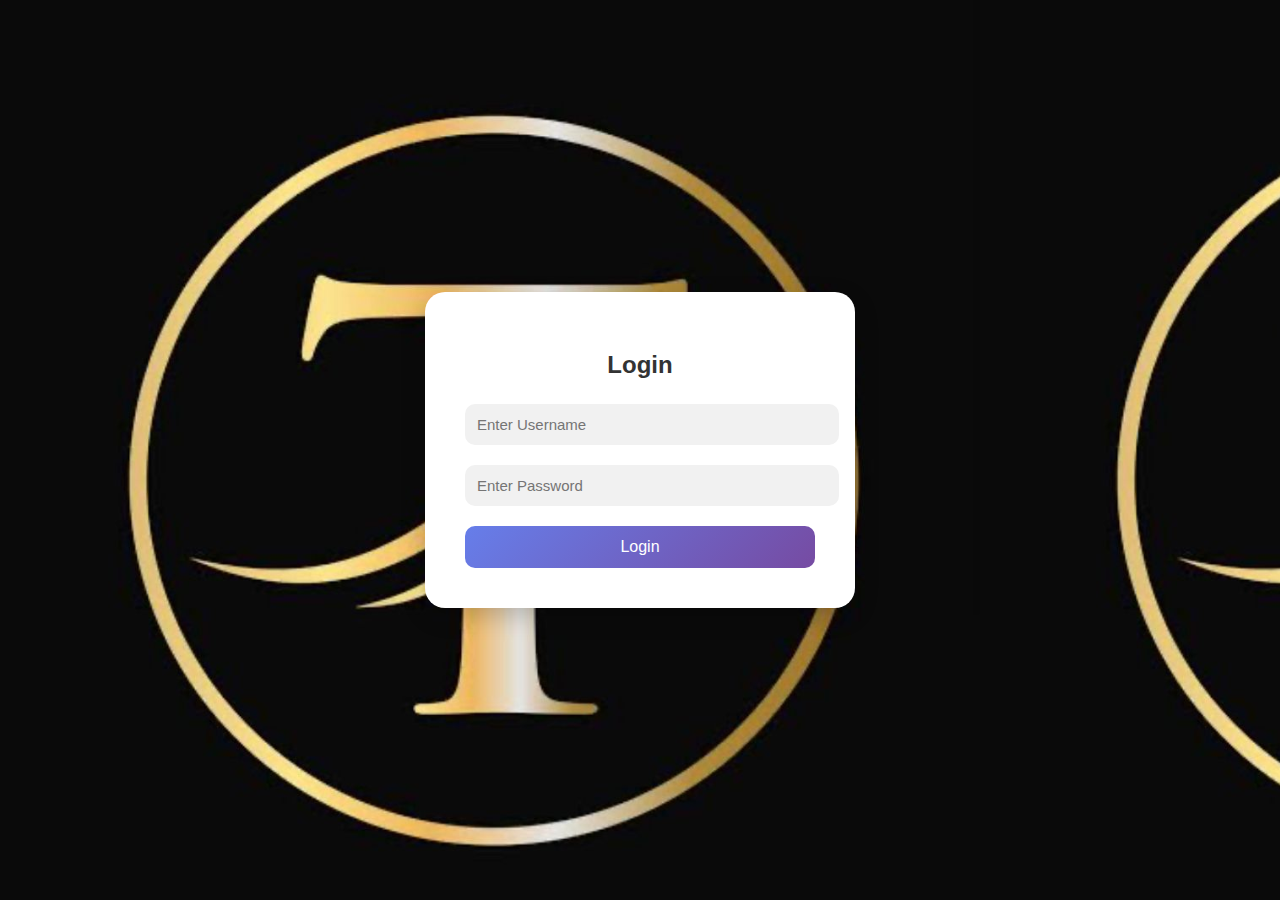
<file: index.html>
<!DOCTYPE html>
<html lang="en">
<head>
  <meta charset="UTF-8">
  <meta name="viewport" content="width=device-width, initial-scale=1.0">
  <title>Login - My Website</title>
  <style>
    body {
      margin: 0;
      padding: 0;
      height: 100vh;
      display: flex;
      justify-content: center;
      align-items: center;
      background: linear-gradient(135deg, #4facfe, #00f2fe);
      font-family: "Poppins", sans-serif;
    }
    .login-box {
      background: #fff;
      padding: 40px;
      border-radius: 20px;
      box-shadow: 0 8px 25px rgba(0,0,0,0.2);
      width: 350px;
      text-align: center;
    }
    .login-box h2 {
      margin-bottom: 25px;
      color: #333;
    }
    .input-box {
      margin-bottom: 20px;
    }
    .input-box input {
      width: 100%;
      padding: 12px;
      border: none;
      outline: none;
      border-radius: 10px;
      background: #f1f1f1;
      font-size: 15px;
    }
    .btn {
      width: 100%;
      padding: 12px;
      border: none;
      outline: none;
      border-radius: 10px;
      background: linear-gradient(135deg, #667eea, #764ba2);
      color: #fff;
      font-size: 16px;
      cursor: pointer;
      transition: 0.3s;
    }
    .btn:hover {
      background: linear-gradient(135deg, #764ba2, #667eea);
      transform: scale(1.05);
    }
    body
    {
      background-image:url("TrimurtiLogo.jpg") ;
      background-size: contain;
    }
  </style>
</head>
<body background="">
  <div class="login-box">
    <h2>Login</h2>
    <form id="loginForm">
      <div class="input-box">
        <input type="text" id="username" placeholder="Enter Username" required>
      </div>
      <div class="input-box">
        <input type="password" id="password" placeholder="Enter Password" required>
      </div>
      <button type="submit" class="btn">Login</button>
    </form>
  </div>

  <script>
    document.getElementById("loginForm").addEventListener("submit", function(e) {
      e.preventDefault();

      const username = document.getElementById("username").value;
      const password = document.getElementById("password").value;

      if (username && password) {
        // store username
        localStorage.setItem("username", username);
        window.location.href = "first.html"; 
      }
    });
  </script>
</body>
</html>
</file>
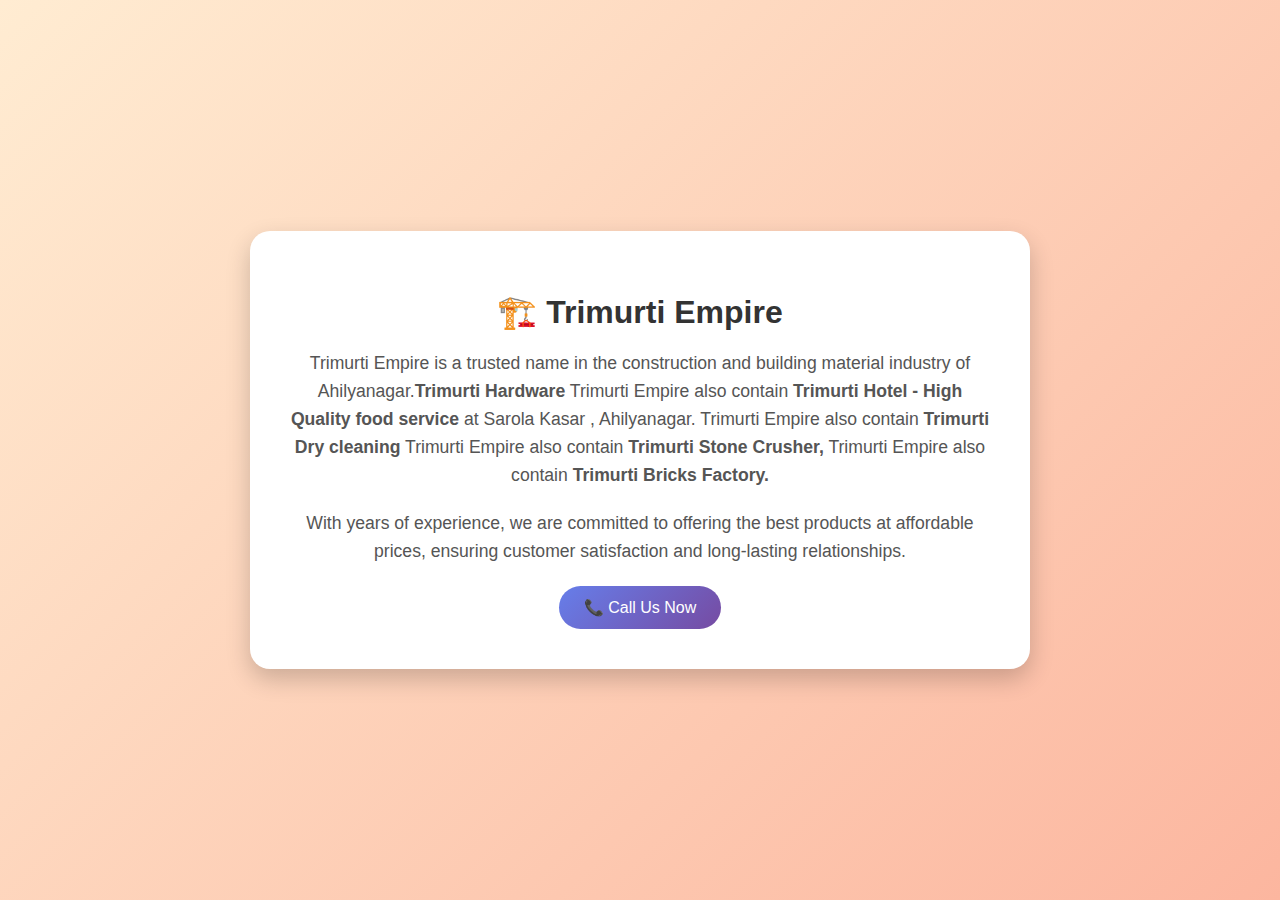
<file: about.html>
<!DOCTYPE html>
<html lang="en">
<head>
  <meta charset="UTF-8">
  <meta name="viewport" content="width=device-width, initial-scale=1.0">
  <title>Trimurti Empire – Building Materials & Construction Solutions</title>

  <!-- ✅ SEO Meta Tags -->
  <meta name="description" content="Trimurti Empire in Ahilyanagar offers premium-quality bricks, cement, steel, and construction materials,Hotel,Dry cleaning,Stone crusher,Bakery. Trusted for durability, reliability, and customer satisfaction.">
  <meta name="keywords" content="Trimurti Empire, Building Materials, Bricks, Cement, Steel, Construction Ahilyanagar, Hardware Shop,Hotel,Stone crusher , Dry cleaning and Bakery.">
  <meta name="author" content="Trimurti Empire">

  <style>
    body {
      margin: 0;
      padding: 0;
      font-family: "Poppins", sans-serif;
      background: linear-gradient(135deg, #ffecd2, #fcb69f);
      display: flex;
      justify-content: center;
      align-items: center;
      min-height: 100vh;
    }
    .info-box {
      background: #fff;
      padding: 40px;
      max-width: 700px;
      border-radius: 20px;
      box-shadow: 0 10px 25px rgba(0,0,0,0.2);
      text-align: center;
      animation: fadeIn 1s ease-in-out;
    }
    .info-box h1 {
      font-size: 2rem;
      color: #333;
      margin-bottom: 15px;
    }
    .info-box p {
      font-size: 1.1rem;
      color: #555;
      line-height: 1.6;
      margin-bottom: 20px;
    }
    .btn {
      display: inline-block;
      padding: 12px 25px;
      background: linear-gradient(135deg, #667eea, #764ba2);
      color: #fff;
      border-radius: 30px;
      text-decoration: none;
      font-size: 16px;
      transition: 0.3s;
    }
    .btn:hover {
      background: linear-gradient(135deg, #764ba2, #667eea);
      transform: scale(1.05);
    }
    @keyframes fadeIn {
      from {opacity: 0; transform: translateY(20px);}
      to {opacity: 1; transform: translateY(0);}
    }
  </style>
</head>
<body>
  <div class="info-box">
    <h1>🏗️ Trimurti Empire</h1>
    <p>
      Trimurti Empire is a trusted name in the construction and building material industry of Ahilyanagar.<b>Trimurti Hardware</b> 
      Trimurti Empire also contain <b>Trimurti Hotel -  High Quality food service</b> at Sarola Kasar , Ahilyanagar.
      Trimurti Empire also contain <b>Trimurti Dry cleaning</b>
      Trimurti Empire also contain <b>Trimurti Stone Crusher,</b>
      Trimurti Empire also contain <b>Trimurti Bricks Factory.</b>

    </p>
    <p>
      With years of experience, we are committed to offering the best products at affordable prices, 
      ensuring customer satisfaction and long-lasting relationships. 
    </p>
    <a href="tel:+918010506654" class="btn">📞 Call Us Now</a>
  </div>
</body>
</html>
</file>
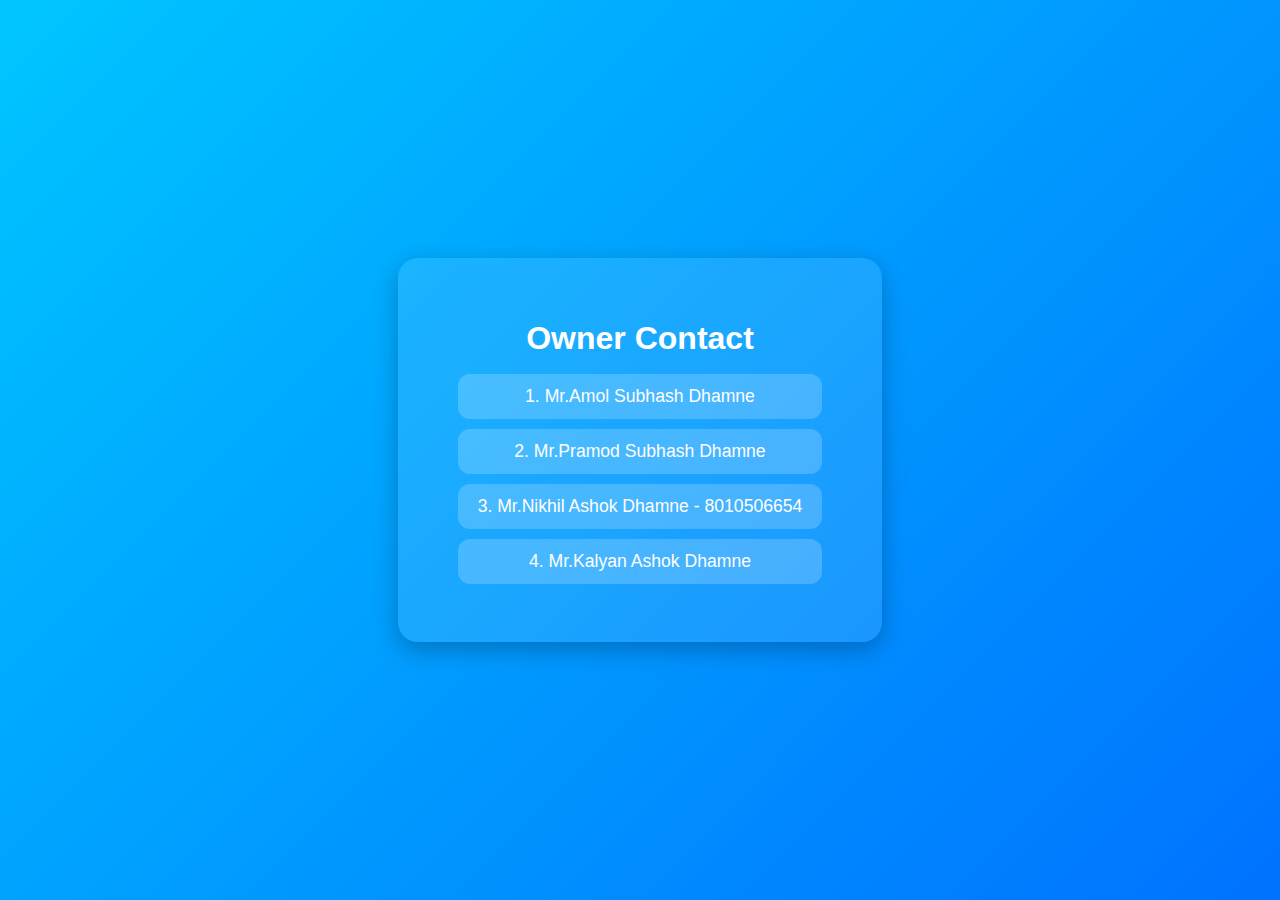
<file: Contact.html>
<!DOCTYPE html>
<html lang="en">
<head>
  <meta charset="UTF-8">
  <meta name="viewport" content="width=device-width, initial-scale=1.0">
  <title>Contact for Trimurti empire</title>
  <meta name="description" content="Contact details of ower. Get in touch directly for queries and communication.">
  <meta name="keywords" content="Contact, Trimurti Empire owner, owner contact, communication">
  <style>
    body {
      margin: 0;
      font-family: "Poppins", Arial, sans-serif;
      background: linear-gradient(135deg, #00c6ff 0%, #0072ff 100%);
      display: flex;
      align-items: center;
      justify-content: center;
      height: 100vh;
      color: #fff;
    }
    .contact-box {
      background: rgba(255, 255, 255, 0.1);
      padding: 40px 60px;
      border-radius: 20px;
      text-align: center;
      box-shadow: 0 8px 25px rgba(0, 0, 0, 0.25);
      animation: fadeIn 1.2s ease-in-out;
    }
    h1 {
      font-size: 2rem;
      margin-bottom: 15px;
    }
    ul {
      list-style: none;
      padding: 0;
      font-size: 1.1rem;
    }
    ul li {
      margin: 10px 0;
      background: rgba(255, 255, 255, 0.2);
      padding: 12px 20px;
      border-radius: 12px;
      transition: transform 0.3s;
    }
    ul li:hover {
      transform: scale(1.05);
      background: rgba(255, 255, 255, 0.3);
    }
    @keyframes fadeIn {
      from { opacity: 0; transform: translateY(20px); }
      to { opacity: 1; transform: translateY(0); }
    }
  </style>
</head>
<body>
  <div class="contact-box">
    <h1>Owner Contact</h1>
    <ul>
      <li>1. Mr.Amol Subhash Dhamne</li>
      <li>2. Mr.Pramod Subhash Dhamne</li>
      <li>3. Mr.Nikhil Ashok Dhamne - 8010506654 </li>
      <li>4. Mr.Kalyan Ashok Dhamne</li>
    </ul>
  </div>
</body>
</html>
</file>
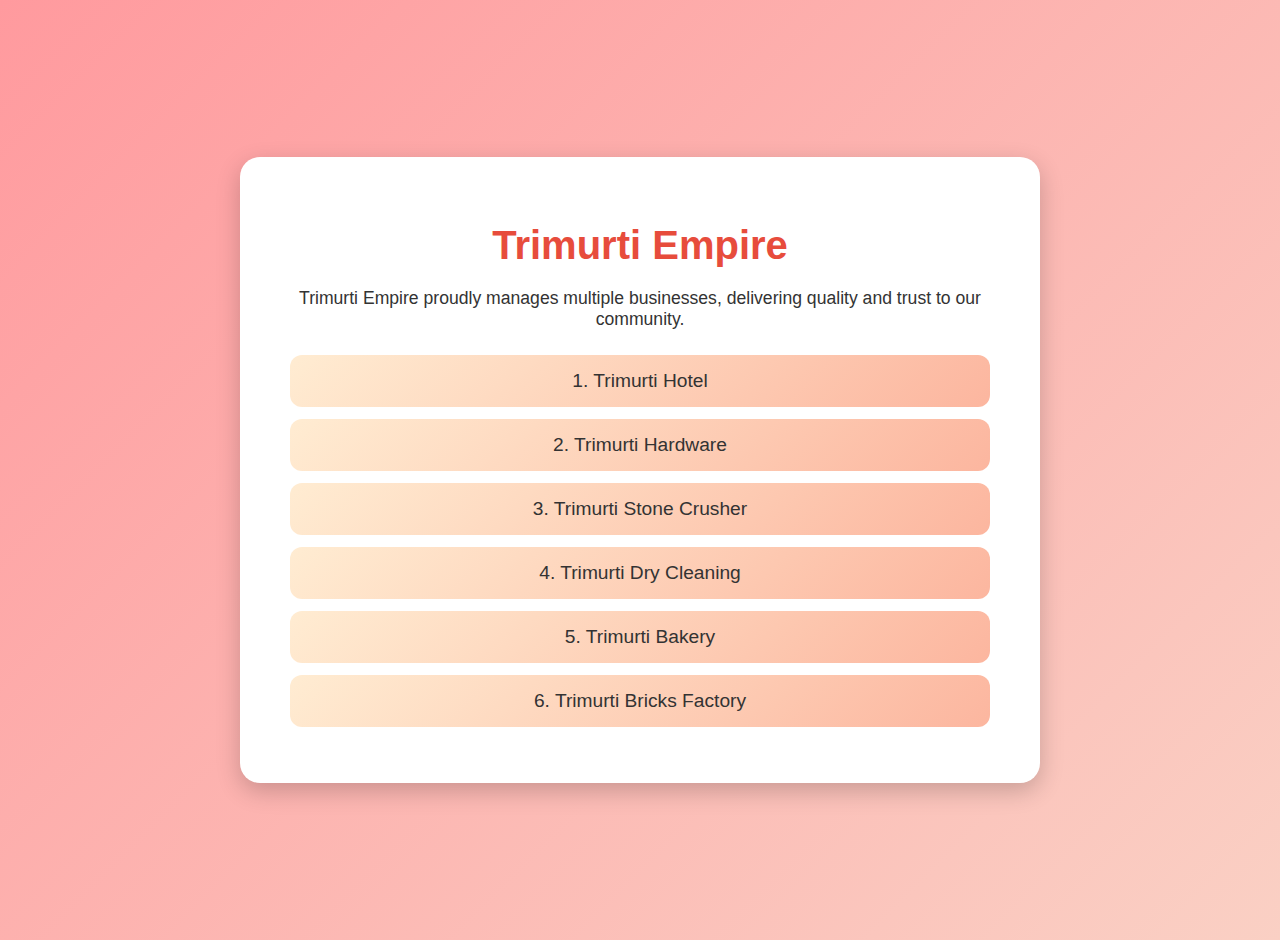
<file: Home.html>
<!DOCTYPE html>
<html lang="en">
<head>
  <meta charset="UTF-8">
  <meta name="viewport" content="width=device-width, initial-scale=1.0">
  <title>Trimurti Empire - Businesses</title>
  <meta name="description" content="Trimurti Empire: Explore Trimurti Hotel, Trimurti Hardware, Trimurti Stone Crusher, Trimurti Dry Cleaning, and Trimurti Bakery.">
  <meta name="keywords" content="Trimurti Empire, Trimurti Hotel, Trimurti Hardware, Trimurti Stone Crusher, Trimurti Dry Cleaning, Trimurti Bakery">
  <style>
    body {
      margin: 0;
      font-family: "Poppins", Arial, sans-serif;
      background: linear-gradient(135deg, #ff9a9e 0%, #fad0c4 100%);
      color: #333;
      display: flex;
      justify-content: center;
      align-items: center;
      min-height: 100vh;
      padding: 20px;
    }
    .container {
      background: #fff;
      padding: 40px 50px;
      border-radius: 20px;
      box-shadow: 0 8px 25px rgba(0, 0, 0, 0.2);
      text-align: center;
      max-width: 700px;
      animation: fadeIn 1.2s ease-in-out;
    }
    h1 {
      font-size: 2.5rem;
      color: #e74c3c;
      margin-bottom: 20px;
    }
    p {
      font-size: 1.1rem;
      margin-bottom: 25px;
    }
    ul {
      list-style: none;
      padding: 0;
    }
    ul li {
      background: linear-gradient(135deg, #ffecd2 0%, #fcb69f 100%);
      margin: 12px 0;
      padding: 15px 20px;
      border-radius: 12px;
      font-size: 1.2rem;
      font-weight: 500;
      transition: transform 0.3s, box-shadow 0.3s;
    }
    ul li:hover {
      transform: scale(1.05);
      box-shadow: 0 6px 15px rgba(0, 0, 0, 0.2);
    }
    @keyframes fadeIn {
      from { opacity: 0; transform: translateY(20px); }
      to { opacity: 1; transform: translateY(0); }
    }
  </style>
</head>
<body>
  <div class="container">
    <h1>Trimurti Empire</h1>
    <p>Trimurti Empire proudly manages multiple businesses, delivering quality and trust to our community.</p>
    <ul>
      <li>1. Trimurti Hotel</li>
      <li>2. Trimurti Hardware</li>
      <li>3. Trimurti Stone Crusher</li>
      <li>4. Trimurti Dry Cleaning</li>
      <li>5. Trimurti Bakery</li>
      <li>6. Trimurti Bricks Factory</li>
    </ul>
  </div>
</body>
</html>
</file>
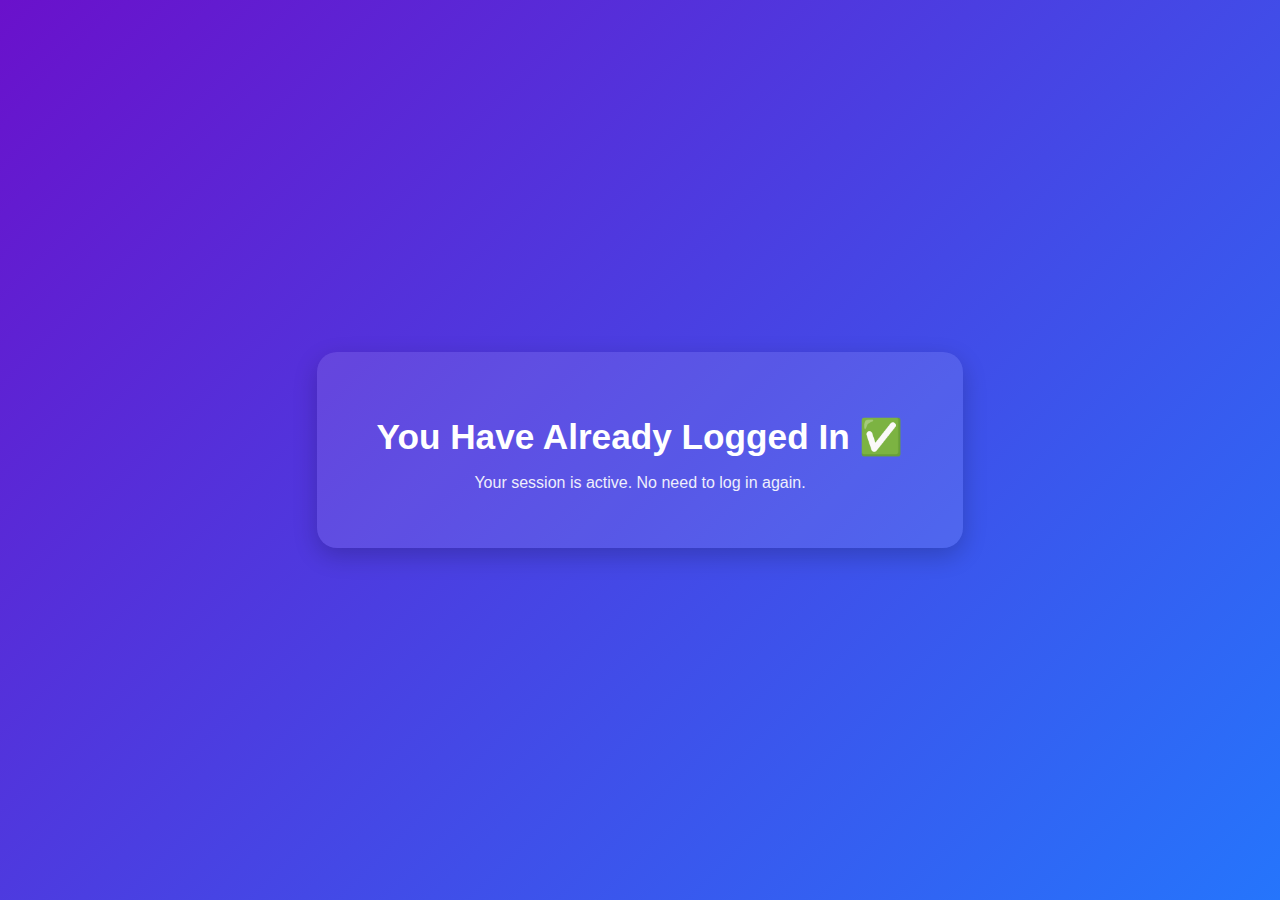
<file: login.html>
<!DOCTYPE html>
<html lang="en">
<head>
  <meta charset="UTF-8">
  <meta name="viewport" content="width=device-width, initial-scale=1.0">
  <title>Trimurti Empire</title>
  <meta name="description" content="Access notice: You are already logged in to your account. No further login is required.">
  <meta name="keywords" content="already logged in, user session active, login success, account access">
  <style>
    body {
      margin: 0;
      font-family: "Poppins", Arial, sans-serif;
      background: linear-gradient(135deg, #6a11cb 0%, #2575fc 100%);
      display: flex;
      align-items: center;
      justify-content: center;
      height: 100vh;
      color: white;
    }
    .message-box {
      background: rgba(255, 255, 255, 0.1);
      padding: 40px 60px;
      border-radius: 20px;
      text-align: center;
      box-shadow: 0 8px 25px rgba(0, 0, 0, 0.2);
      animation: fadeIn 1.2s ease-in-out;
    }
    h1 {
      font-size: 2.2rem;
      margin-bottom: 10px;
    }
    p {
      font-size: 1rem;
      opacity: 0.9;
    }
    @keyframes fadeIn {
      from { opacity: 0; transform: translateY(20px); }
      to { opacity: 1; transform: translateY(0); }
    }
  </style>
</head>
<body>
  <div class="message-box">
    <h1>You Have Already Logged In ✅</h1>
    <p>Your session is active. No need to log in again.</p>
  </div>
</body>
</html>
</file>
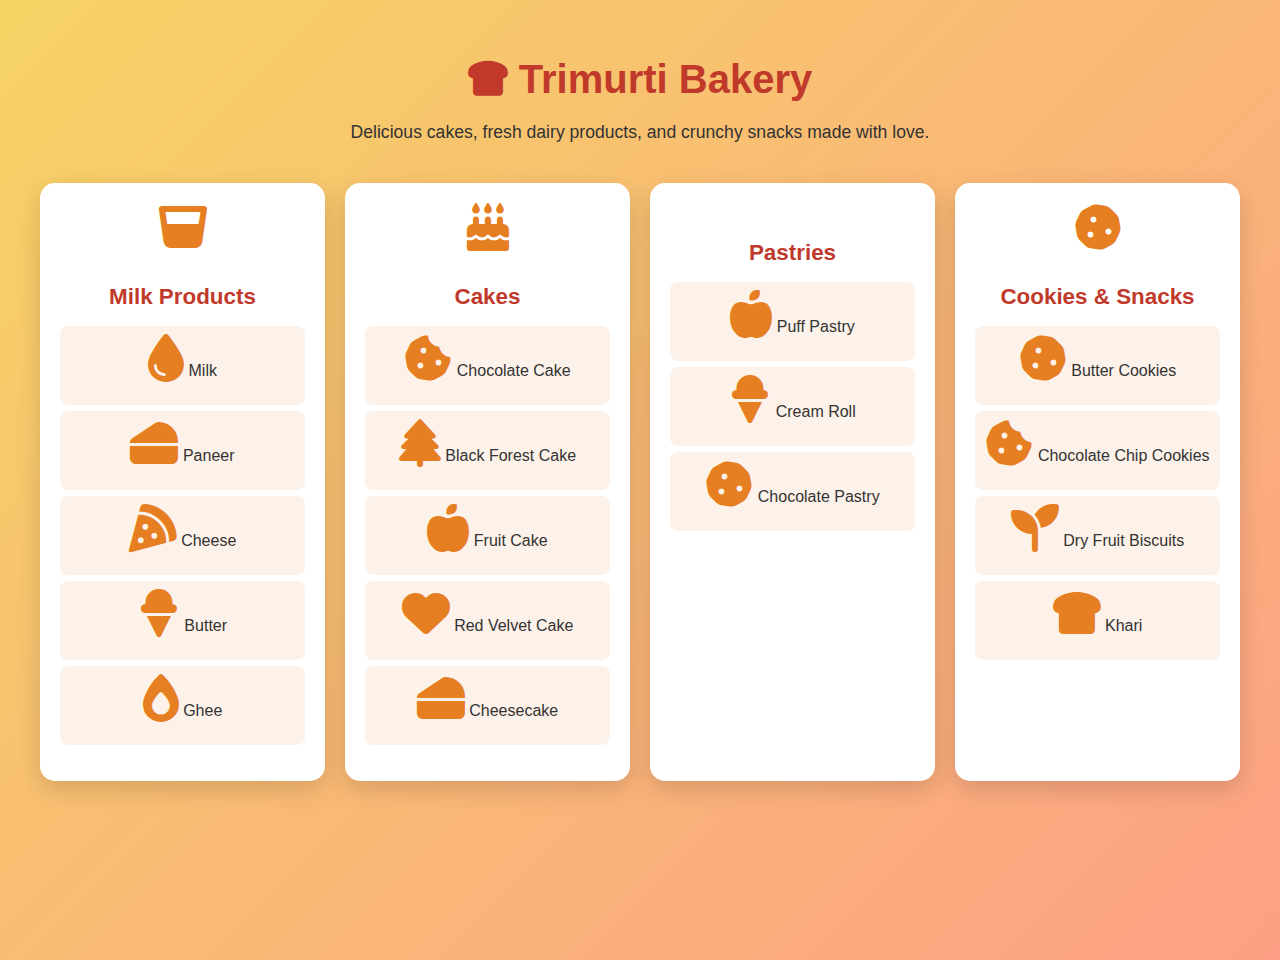
<file: TrimurtiBakery.html>
<!DOCTYPE html>
<html lang="en">
<head>
  <meta charset="UTF-8">
  <meta name="viewport" content="width=device-width, initial-scale=1.0">
  <title>Trimurti Bakery - Fresh Cakes, Milk Products & Snacks</title>
  <meta name="description" content="Trimurti Bakery offers delicious cakes, fresh milk products, pastries, cookies, and snacks. Discover our Chocolate Cake, Black Forest Cake, Butter Cookies, and more.">
  <meta name="keywords" content="Trimurti Bakery, Cakes, Milk Products, Pastries, Cookies, Chocolate Cake, Black Forest Cake, Bakery Items">
  
  <!-- Font Awesome -->
  <link rel="stylesheet" href="https://cdnjs.cloudflare.com/ajax/libs/font-awesome/6.5.0/css/all.min.css">

  <style>
    body {
      margin: 0;
      font-family: "Poppins", Arial, sans-serif;
      background: linear-gradient(135deg, #f6d365 0%, #fda085 100%);
      color: #333;
      min-height: 100vh;
      padding: 30px;
      display: flex;
      justify-content: center;
    }
    .container {
      max-width: 1200px;
      width: 100%;
    }
    h1 {
      font-size: 2.5rem;
      color: #c0392b;
      text-align: center;
      margin-bottom: 20px;
    }
    p {
      text-align: center;
      font-size: 1.1rem;
      margin-bottom: 40px;
    }
    .grid {
      display: grid;
      grid-template-columns: repeat(auto-fit, minmax(250px, 1fr));
      gap: 20px;
    }
    .card {
      background: #fff;
      padding: 20px;
      border-radius: 15px;
      box-shadow: 0 8px 25px rgba(0, 0, 0, 0.15);
      text-align: center;
      transition: transform 0.3s, box-shadow 0.3s;
    }
    .card:hover {
      transform: translateY(-8px);
      box-shadow: 0 12px 30px rgba(0, 0, 0, 0.25);
    }
    .card i {
      font-size: 3rem;
      color: #e67e22;
      margin-bottom: 15px;
    }
    .card h2 {
      font-size: 1.4rem;
      margin-bottom: 10px;
      color: #c0392b;
    }
    .sub-list {
      list-style: none;
      padding: 0;
    }
    .sub-list li {
      margin: 6px 0;
      font-size: 1rem;
      padding: 8px;
      background: #fdf2e9;
      border-radius: 8px;
      transition: background 0.3s;
    }
    .sub-list li:hover {
      background: #fce5d6;
    }
  </style>
</head>
<body>
  <div class="container">
    <h1><i class="fas fa-bread-slice"></i> Trimurti Bakery</h1>
    <p>Delicious cakes, fresh dairy products, and crunchy snacks made with love.</p>

    <div class="grid">
      <!-- Milk Products -->
      <div class="card">
        <i class="fas fa-glass-whiskey"></i>
        <h2>Milk Products</h2>
        <ul class="sub-list">
          <li><i class="fas fa-tint"></i> Milk</li>
          <li><i class="fas fa-cheese"></i> Paneer</li>
          <li><i class="fas fa-pizza-slice"></i> Cheese</li>
          <li><i class="fas fa-ice-cream"></i> Butter</li>
          <li><i class="fas fa-burn"></i> Ghee</li>
        </ul>
      </div>

      <!-- Cakes -->
      <div class="card">
        <i class="fas fa-birthday-cake"></i>
        <h2>Cakes</h2>
        <ul class="sub-list">
          <li><i class="fas fa-cookie-bite"></i> Chocolate Cake</li>
          <li><i class="fas fa-tree"></i> Black Forest Cake</li>
          <li><i class="fas fa-apple-alt"></i> Fruit Cake</li>
          <li><i class="fas fa-heart"></i> Red Velvet Cake</li>
          <li><i class="fas fa-cheese"></i> Cheesecake</li>
        </ul>
      </div>

      <!-- Pastries -->
      <div class="card">
        <i class="fas fa-croissant"></i>
        <h2>Pastries</h2>
        <ul class="sub-list">
          <li><i class="fas fa-apple-alt"></i> Puff Pastry</li>
          <li><i class="fas fa-ice-cream"></i> Cream Roll</li>
          <li><i class="fas fa-cookie"></i> Chocolate Pastry</li>
        </ul>
      </div>

      <!-- Cookies & Snacks -->
      <div class="card">
        <i class="fas fa-cookie"></i>
        <h2>Cookies & Snacks</h2>
        <ul class="sub-list">
          <li><i class="fas fa-cookie"></i> Butter Cookies</li>
          <li><i class="fas fa-cookie-bite"></i> Chocolate Chip Cookies</li>
          <li><i class="fas fa-seedling"></i> Dry Fruit Biscuits</li>
          <li><i class="fas fa-bread-slice"></i> Khari</li>
        </ul>
      </div>
    </div>
  </div>
</body>
</html>
</file>
